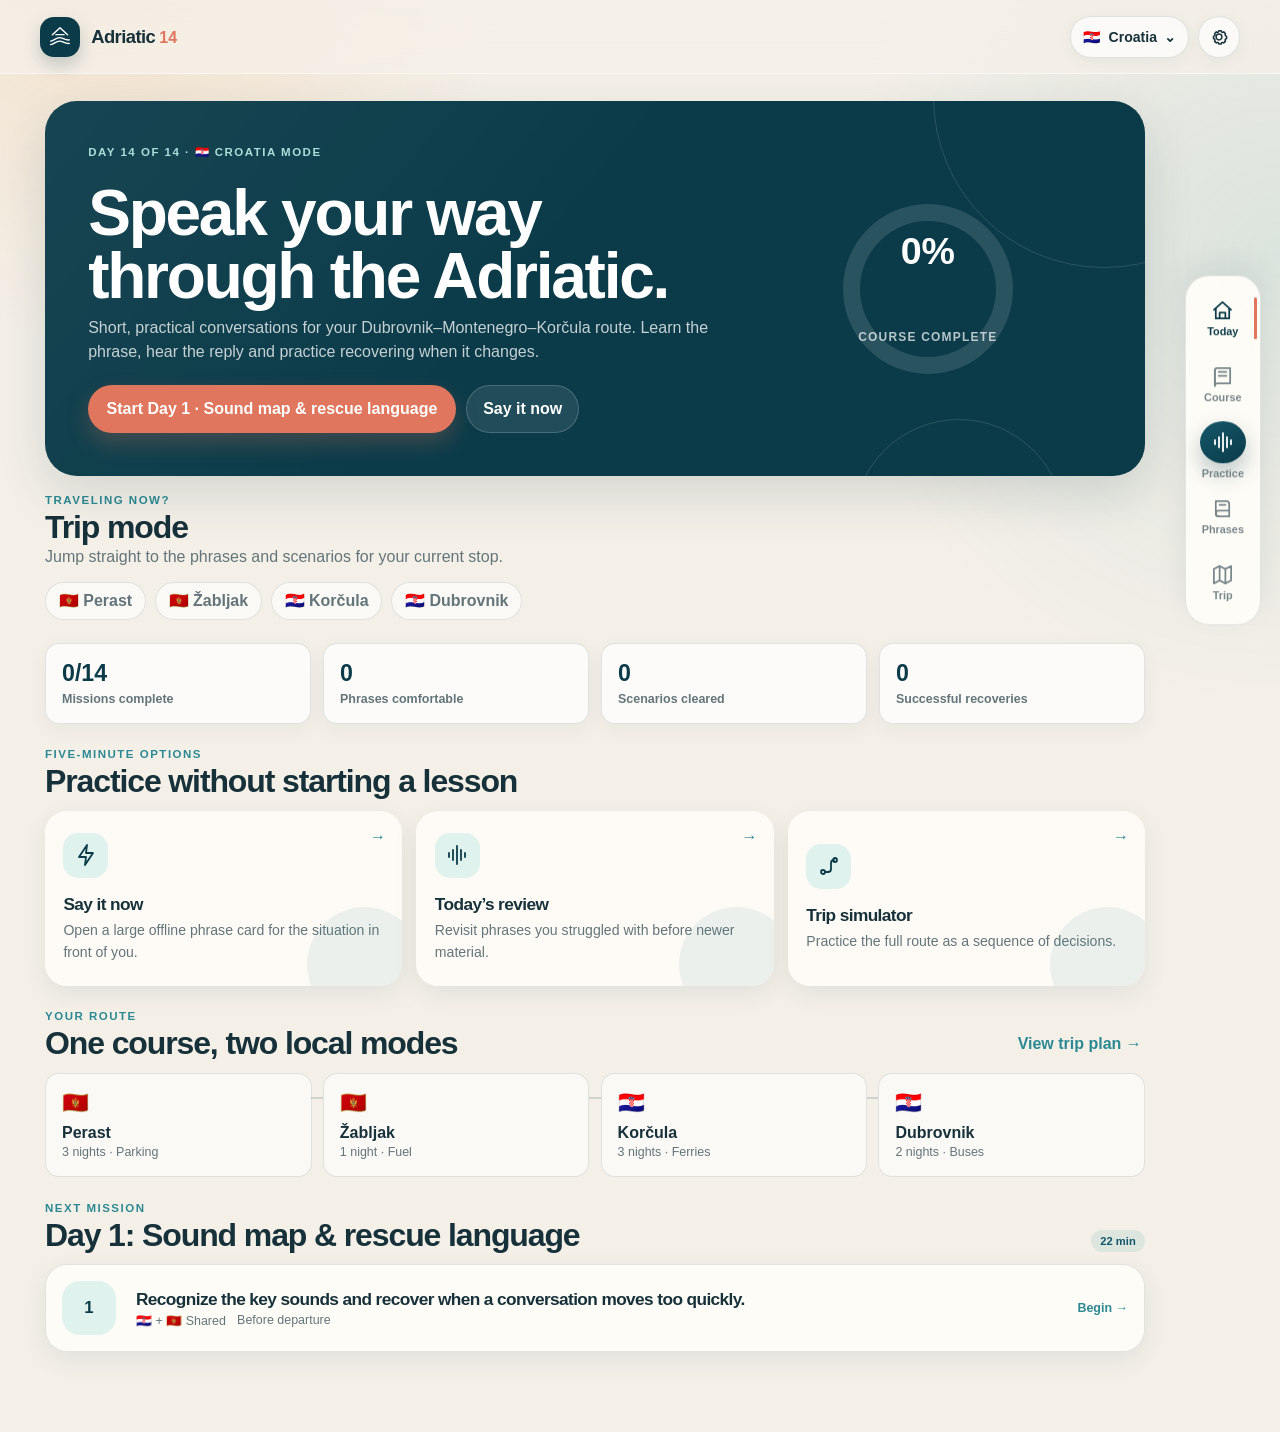
<file: index.html>
<!doctype html>
<html lang="en">
<head>
  <meta charset="utf-8" />
  <meta name="viewport" content="width=device-width, initial-scale=1, viewport-fit=cover" />
  <meta name="theme-color" content="#0b3b49" />
  <meta name="description" content="A 14-day conversational Croatian and Montenegrin travel language coach." />
  <meta name="apple-mobile-web-app-capable" content="yes" />
  <meta name="apple-mobile-web-app-status-bar-style" content="black-translucent" />
  <meta name="apple-mobile-web-app-title" content="Adriatic 14" />
  <link rel="manifest" href="manifest.webmanifest" />
  <link rel="icon" href="assets/icon-192.png" />
  <link rel="apple-touch-icon" href="assets/icon-192.png" />
  <link rel="stylesheet" href="styles.css" />
  <title>Adriatic 14</title>
</head>
<body>
  <a class="skip-link" href="#main-content">Skip to content</a>

  <div id="app-shell">
    <header class="topbar">
      <button class="brand" data-route="home" aria-label="Go to Today">
        <span class="brand-mark" aria-hidden="true">
          <svg viewBox="0 0 48 48" role="img"><path d="M8 31c6-1 9-6 15-6s9 5 17 4"/><path d="M8 37c6-1 9-6 15-6s9 5 17 4"/><path d="M11 20 24 8l13 12"/><path d="M17 20h14"/></svg>
        </span>
        <span><strong>Adriatic</strong><em>14</em></span>
      </button>
      <div class="topbar-actions">
        <button id="country-toggle" class="country-toggle" aria-label="Switch language mode">
          <span id="country-flag">🇭🇷</span>
          <span id="country-name">Croatia</span>
          <span aria-hidden="true">⌄</span>
        </button>
        <button id="settings-button" class="icon-button" aria-label="Open settings">
          <svg viewBox="0 0 24 24" aria-hidden="true"><path d="M12 15.5a3.5 3.5 0 1 0 0-7 3.5 3.5 0 0 0 0 7Z"/><path d="M19.4 15a1.7 1.7 0 0 0 .34 1.88l.06.06-2.12 2.12-.06-.06a1.7 1.7 0 0 0-1.88-.34 1.7 1.7 0 0 0-1.03 1.56V20.3h-3v-.08a1.7 1.7 0 0 0-1.03-1.56 1.7 1.7 0 0 0-1.88.34l-.06.06-2.12-2.12.06-.06A1.7 1.7 0 0 0 7.06 15a1.7 1.7 0 0 0-1.56-1.03H5.4v-3h.1a1.7 1.7 0 0 0 1.56-1.03 1.7 1.7 0 0 0-.34-1.88L6.66 8l2.12-2.12.06.06a1.7 1.7 0 0 0 1.88.34 1.7 1.7 0 0 0 1.03-1.56V4.6h3v.12a1.7 1.7 0 0 0 1.03 1.56 1.7 1.7 0 0 0 1.88-.34l.06-.06L19.84 8l-.06.06a1.7 1.7 0 0 0-.34 1.88 1.7 1.7 0 0 0 1.56 1.03h.1v3H21A1.7 1.7 0 0 0 19.4 15Z"/></svg>
        </button>
      </div>
    </header>

    <main id="main-content" tabindex="-1">
      <div id="view" aria-live="polite"></div>
    </main>

    <nav class="bottom-nav" aria-label="Primary navigation">
      <button data-route="home" class="nav-item active">
        <svg viewBox="0 0 24 24" aria-hidden="true"><path d="m3 11 9-8 9 8"/><path d="M5 10v10h14V10"/><path d="M9 20v-6h6v6"/></svg>
        <span>Today</span>
      </button>
      <button data-route="course" class="nav-item">
        <svg viewBox="0 0 24 24" aria-hidden="true"><path d="M4 5.5A2.5 2.5 0 0 1 6.5 3H20v16H6.5A2.5 2.5 0 0 0 4 21.5Z"/><path d="M4 5.5v16"/><path d="M8 7h8M8 11h8"/></svg>
        <span>Course</span>
      </button>
      <button data-route="practice" class="nav-item nav-practice">
        <span class="practice-orb">
          <svg viewBox="0 0 24 24" aria-hidden="true"><path d="M12 3v18M8 7v10M16 7v10M4 10v4M20 10v4"/></svg>
        </span>
        <span>Practice</span>
      </button>
      <button data-route="phrasebook" class="nav-item">
        <svg viewBox="0 0 24 24" aria-hidden="true"><path d="M5 4h11a3 3 0 0 1 3 3v13H8a3 3 0 0 1-3-3Z"/><path d="M8 20a3 3 0 0 1 0-6h11"/><path d="M9 8h6"/></svg>
        <span>Phrases</span>
      </button>
      <button data-route="trip" class="nav-item">
        <svg viewBox="0 0 24 24" aria-hidden="true"><path d="M9 18 3 21V6l6-3 6 3 6-3v15l-6 3Z"/><path d="M9 3v15M15 6v15"/></svg>
        <span>Trip</span>
      </button>
    </nav>
  </div>

  <div id="quick-say" class="sheet" aria-hidden="true">
    <div class="sheet-backdrop" data-close-sheet></div>
    <section class="sheet-panel" role="dialog" aria-modal="true" aria-labelledby="quick-say-title">
      <div class="sheet-handle" aria-hidden="true"></div>
      <div class="sheet-header">
        <div>
          <p class="eyebrow">Offline phrase card</p>
          <h2 id="quick-say-title">Say it now</h2>
        </div>
        <button class="icon-button" data-close-sheet aria-label="Close">✕</button>
      </div>
      <div id="quick-say-content"></div>
    </section>
  </div>

  <div id="settings-sheet" class="sheet" aria-hidden="true">
    <div class="sheet-backdrop" data-close-settings></div>
    <section class="sheet-panel" role="dialog" aria-modal="true" aria-labelledby="settings-title">
      <div class="sheet-handle" aria-hidden="true"></div>
      <div class="sheet-header">
        <div>
          <p class="eyebrow">Personalize your course</p>
          <h2 id="settings-title">Settings</h2>
        </div>
        <button class="icon-button" data-close-settings aria-label="Close">✕</button>
      </div>
      <form id="settings-form" class="settings-form">
        <label>First name<input id="setting-name" name="name" autocomplete="given-name" /></label>
        <label>Course start date<input id="setting-start-date" name="startDate" type="date" /></label>
        <label>Speech speed
          <select id="setting-speech-rate" name="speechRate">
            <option value="0.72">Learning</option>
            <option value="0.9">Natural</option>
            <option value="1.05">Street mode</option>
          </select>
        </label>
        <label class="toggle-row"><span><strong>Show pronunciation help</strong><small>Sound guide derived from the same local spelling used for audio</small></span><input id="setting-pronunciation" name="showPronunciation" type="checkbox" /></label>
        <p id="voice-status" class="settings-note" role="status">Audio: checking compatible voices…</p>
        <label class="toggle-row"><span><strong>Haptic feedback</strong><small>Use light vibration where supported</small></span><input id="setting-haptics" name="haptics" type="checkbox" /></label>
        <button class="primary-button" type="submit">Save settings</button>
        <button id="export-progress" class="secondary-button" type="button">Export progress</button>
        <button id="reset-progress" class="text-button danger" type="button">Reset all progress</button>
      </form>
    </section>
  </div>

  <div id="toast" class="toast" role="status" aria-live="polite"></div>

  <script src="content.js"></script>
  <script src="app.js"></script>
</body>
</html>
</file>
<file: styles.css>
:root {
  --ink: #17313a;
  --muted: #63757a;
  --deep: #0b3b49;
  --deep-2: #14576a;
  --sea: #2c8993;
  --foam: #dff2ee;
  --sand: #f4f0e8;
  --paper: #fffdf8;
  --sun: #efa75c;
  --coral: #df765d;
  --success: #327d67;
  --danger: #ad4c43;
  --line: rgba(23, 49, 58, 0.12);
  --shadow-sm: 0 8px 24px rgba(16, 48, 58, 0.08);
  --shadow-md: 0 18px 50px rgba(16, 48, 58, 0.14);
  --radius-sm: 14px;
  --radius-md: 22px;
  --radius-lg: 32px;
  --safe-bottom: env(safe-area-inset-bottom, 0px);
  color-scheme: light;
}

* { box-sizing: border-box; }

html {
  min-height: 100%;
  background: var(--sand);
  scroll-behavior: smooth;
}

body {
  min-height: 100%;
  margin: 0;
  color: var(--ink);
  background:
    radial-gradient(circle at 8% -5%, rgba(239, 167, 92, 0.22), transparent 26rem),
    radial-gradient(circle at 100% 18%, rgba(44, 137, 147, 0.12), transparent 28rem),
    var(--sand);
  font-family: Inter, ui-sans-serif, -apple-system, BlinkMacSystemFont, "Segoe UI", sans-serif;
  -webkit-font-smoothing: antialiased;
  text-rendering: optimizeLegibility;
}

button, input, select { font: inherit; }
button { color: inherit; }
button, [role="button"] { -webkit-tap-highlight-color: transparent; }
button:focus-visible, input:focus-visible, select:focus-visible, a:focus-visible {
  outline: 3px solid rgba(239, 167, 92, 0.75);
  outline-offset: 3px;
}

svg { display: block; }

.skip-link {
  position: fixed;
  top: -100px;
  left: 1rem;
  z-index: 1000;
  padding: .75rem 1rem;
  border-radius: .75rem;
  background: var(--deep);
  color: white;
  text-decoration: none;
}
.skip-link:focus { top: 1rem; }

#app-shell { min-height: 100vh; }

.topbar {
  position: sticky;
  top: 0;
  z-index: 30;
  display: flex;
  align-items: center;
  justify-content: space-between;
  min-height: 74px;
  padding: max(.85rem, env(safe-area-inset-top)) clamp(1rem, 4vw, 2.5rem) .75rem;
  border-bottom: 1px solid rgba(255,255,255,.48);
  background: rgba(244, 240, 232, 0.82);
  backdrop-filter: blur(18px) saturate(1.25);
}

.brand {
  display: inline-flex;
  align-items: center;
  gap: .7rem;
  padding: 0;
  border: 0;
  background: transparent;
  cursor: pointer;
}
.brand > span:last-child { display: flex; align-items: baseline; gap: .25rem; }
.brand strong { font-size: 1.15rem; letter-spacing: -.03em; }
.brand em {
  color: var(--coral);
  font-size: 1rem;
  font-style: normal;
  font-weight: 800;
}
.brand-mark {
  display: grid;
  place-items: center;
  width: 40px;
  height: 40px;
  border-radius: 14px;
  background: var(--deep);
  color: white;
  box-shadow: 0 8px 18px rgba(11,59,73,.22);
}
.brand-mark svg { width: 28px; height: 28px; fill: none; stroke: currentColor; stroke-width: 2.4; stroke-linecap: round; stroke-linejoin: round; }

.topbar-actions { display: flex; align-items: center; gap: .55rem; }
.country-toggle, .icon-button {
  border: 1px solid var(--line);
  background: rgba(255,255,255,.66);
  box-shadow: 0 4px 14px rgba(20,55,64,.06);
  cursor: pointer;
}
.country-toggle {
  display: inline-flex;
  align-items: center;
  gap: .45rem;
  min-height: 42px;
  padding: .55rem .75rem;
  border-radius: 999px;
  font-size: .88rem;
  font-weight: 700;
}
.icon-button {
  display: grid;
  place-items: center;
  width: 42px;
  height: 42px;
  padding: 0;
  border-radius: 50%;
}
.icon-button svg { width: 20px; height: 20px; fill: none; stroke: currentColor; stroke-width: 1.8; stroke-linecap: round; stroke-linejoin: round; }

main { padding-bottom: calc(102px + var(--safe-bottom)); }
#view { width: min(1180px, 100%); margin: 0 auto; padding: 1.2rem clamp(1rem, 4vw, 2.5rem) 3rem; }

.bottom-nav {
  position: fixed;
  z-index: 35;
  right: 0;
  bottom: 0;
  left: 0;
  display: grid;
  grid-template-columns: repeat(5, minmax(0, 1fr));
  align-items: end;
  height: calc(78px + var(--safe-bottom));
  padding: .3rem .45rem calc(.4rem + var(--safe-bottom));
  border-top: 1px solid rgba(23,49,58,.08);
  background: rgba(255,253,248,.93);
  box-shadow: 0 -12px 30px rgba(16,48,58,.08);
  backdrop-filter: blur(18px) saturate(1.3);
}
.nav-item {
  position: relative;
  display: flex;
  flex-direction: column;
  align-items: center;
  justify-content: end;
  gap: .22rem;
  min-width: 0;
  height: 58px;
  padding: .25rem .1rem;
  border: 0;
  background: transparent;
  color: #77868a;
  cursor: pointer;
  font-size: .68rem;
  font-weight: 700;
}
.nav-item svg { width: 23px; height: 23px; fill: none; stroke: currentColor; stroke-width: 1.8; stroke-linecap: round; stroke-linejoin: round; }
.nav-item.active { color: var(--deep); }
.nav-item.active::after {
  position: absolute;
  right: 26%;
  bottom: -3px;
  left: 26%;
  height: 3px;
  border-radius: 999px;
  background: var(--coral);
  content: "";
}
.nav-practice { justify-content: end; }
.practice-orb {
  display: grid;
  place-items: center;
  width: 52px;
  height: 52px;
  margin-top: -23px;
  border: 5px solid var(--paper);
  border-radius: 50%;
  background: linear-gradient(145deg, var(--deep-2), var(--deep));
  color: white;
  box-shadow: 0 10px 22px rgba(11,59,73,.28);
}
.practice-orb svg { width: 24px; height: 24px; }

h1, h2, h3, p { margin-top: 0; }
h1, h2, h3 { letter-spacing: -.035em; }
h1 { margin-bottom: .5rem; font-size: clamp(2rem, 7vw, 4rem); line-height: .98; }
h2 { margin-bottom: .6rem; font-size: clamp(1.45rem, 4vw, 2rem); line-height: 1.08; }
h3 { margin-bottom: .4rem; font-size: 1.08rem; }
p { line-height: 1.55; }

.eyebrow {
  margin-bottom: .35rem;
  color: var(--sea);
  font-size: .72rem;
  font-weight: 850;
  letter-spacing: .13em;
  text-transform: uppercase;
}
.muted { color: var(--muted); }
.microcopy { color: var(--muted); font-size: .82rem; line-height: 1.45; }
.kicker { color: var(--coral); font-weight: 800; }

.page-header {
  display: flex;
  align-items: end;
  justify-content: space-between;
  gap: 1rem;
  margin: .3rem 0 1.35rem;
}
.page-header p { max-width: 660px; margin-bottom: 0; color: var(--muted); }
.page-header-actions { display: flex; flex-wrap: wrap; gap: .65rem; }

.hero {
  position: relative;
  overflow: hidden;
  display: grid;
  grid-template-columns: minmax(0, 1.4fr) minmax(260px, .75fr);
  gap: 1rem;
  min-height: 290px;
  padding: clamp(1.35rem, 5vw, 2.7rem);
  border-radius: var(--radius-lg);
  background:
    linear-gradient(130deg, rgba(255,255,255,.05), transparent 45%),
    var(--deep);
  color: white;
  box-shadow: var(--shadow-md);
}
.hero::before, .hero::after {
  position: absolute;
  border: 1px solid rgba(255,255,255,.13);
  border-radius: 50%;
  content: "";
}
.hero::before { width: 340px; height: 340px; right: -130px; top: -175px; }
.hero::after { width: 210px; height: 210px; right: 80px; bottom: -155px; }
.hero-copy { position: relative; z-index: 2; align-self: center; }
.hero-copy .eyebrow { color: #a9ded8; }
.hero-copy h1 { max-width: 720px; }
.hero-copy p { max-width: 620px; margin-bottom: 1.25rem; color: rgba(255,255,255,.76); }
.hero-actions { display: flex; flex-wrap: wrap; gap: .65rem; }
.hero-progress {
  position: relative;
  z-index: 2;
  display: grid;
  place-items: center;
  align-self: center;
}
.progress-ring {
  position: relative;
  display: grid;
  place-items: center;
  width: 170px;
  height: 170px;
  border-radius: 50%;
  background: conic-gradient(var(--sun) var(--progress, 0%), rgba(255,255,255,.12) 0);
}
.progress-ring::before {
  position: absolute;
  width: 136px;
  height: 136px;
  border-radius: 50%;
  background: var(--deep);
  content: "";
}
.progress-ring strong, .progress-ring span { position: relative; z-index: 2; }
.progress-ring strong { font-size: 2.35rem; line-height: 1; }
.progress-ring span { color: rgba(255,255,255,.7); font-size: .75rem; font-weight: 700; text-transform: uppercase; letter-spacing: .1em; }

.primary-button, .secondary-button, .ghost-button, .text-button, .chip-button, .speak-button {
  border: 0;
  border-radius: 999px;
  cursor: pointer;
  font-weight: 800;
  transition: transform .16s ease, box-shadow .16s ease, background .16s ease;
}
.primary-button:active, .secondary-button:active, .ghost-button:active, .chip-button:active, .speak-button:active { transform: scale(.98); }
.primary-button {
  display: inline-flex;
  align-items: center;
  justify-content: center;
  gap: .45rem;
  min-height: 48px;
  padding: .8rem 1.15rem;
  background: var(--coral);
  color: white;
  box-shadow: 0 10px 22px rgba(223,118,93,.25);
}
.primary-button:hover { background: #d56b53; }
.primary-button svg, .secondary-button svg, .ghost-button svg, .text-button svg { width: 18px; height: 18px; fill: none; stroke: currentColor; stroke-width: 1.9; stroke-linecap: round; stroke-linejoin: round; }
.secondary-button {
  display: inline-flex;
  align-items: center;
  justify-content: center;
  gap: .45rem;
  min-height: 46px;
  padding: .75rem 1rem;
  border: 1px solid var(--line);
  background: white;
  color: var(--deep);
  box-shadow: var(--shadow-sm);
}
.hero .secondary-button { border-color: rgba(255,255,255,.18); background: rgba(255,255,255,.09); color: white; box-shadow: none; }
.ghost-button {
  display: inline-flex;
  align-items: center;
  justify-content: center;
  min-height: 42px;
  padding: .65rem .9rem;
  border: 1px solid var(--line);
  background: transparent;
}
.text-button { padding: .45rem .2rem; background: transparent; color: var(--sea); }
.text-button.danger { color: var(--danger); }
.speak-button {
  display: inline-grid;
  place-items: center;
  width: 42px;
  height: 42px;
  flex: 0 0 42px;
  background: var(--foam);
  color: var(--deep);
}
.speak-button svg { width: 20px; height: 20px; fill: none; stroke: currentColor; stroke-width: 1.9; stroke-linecap: round; stroke-linejoin: round; }
.speak-button.playing { animation: pulse 1.2s infinite; background: var(--deep); color: white; }
@keyframes pulse { 0%,100% { box-shadow: 0 0 0 0 rgba(44,137,147,.25); } 50% { box-shadow: 0 0 0 10px rgba(44,137,147,0); } }

.section { margin-top: 1.4rem; }
.section-heading {
  display: flex;
  align-items: end;
  justify-content: space-between;
  gap: .8rem;
  margin-bottom: .75rem;
}
.section-heading h2, .section-heading p { margin-bottom: 0; }

.stat-grid { display: grid; grid-template-columns: repeat(4, minmax(0,1fr)); gap: .75rem; }
.stat-card {
  padding: 1rem;
  border: 1px solid var(--line);
  border-radius: var(--radius-sm);
  background: rgba(255,255,255,.72);
  box-shadow: 0 6px 20px rgba(16,48,58,.05);
}
.stat-card strong { display: block; margin-bottom: .15rem; color: var(--deep); font-size: 1.45rem; }
.stat-card span { color: var(--muted); font-size: .78rem; font-weight: 700; }

.card-grid { display: grid; grid-template-columns: repeat(3, minmax(0,1fr)); gap: .9rem; }
.action-card, .lesson-card, .route-card, .practice-card, .phrase-card, .info-card {
  border: 1px solid var(--line);
  border-radius: var(--radius-md);
  background: rgba(255,253,248,.9);
  box-shadow: var(--shadow-sm);
}
.action-card {
  position: relative;
  overflow: hidden;
  min-height: 175px;
  padding: 1.15rem;
  border: 0;
  text-align: left;
  cursor: pointer;
}
.action-card::after {
  position: absolute;
  right: -20px;
  bottom: -36px;
  width: 115px;
  height: 115px;
  border-radius: 50%;
  background: rgba(44,137,147,.09);
  content: "";
}
.action-card-icon {
  display: grid;
  place-items: center;
  width: 45px;
  height: 45px;
  margin-bottom: 1rem;
  border-radius: 15px;
  background: var(--foam);
  color: var(--deep);
}
.action-card-icon svg { width: 24px; height: 24px; fill: none; stroke: currentColor; stroke-width: 1.8; stroke-linecap: round; stroke-linejoin: round; }
.action-card h3 { margin-bottom: .35rem; }
.action-card p { margin-bottom: 0; color: var(--muted); font-size: .88rem; }
.action-card .arrow { position: absolute; right: 1rem; top: 1.1rem; color: var(--sea); font-weight: 900; }

.route-strip {
  display: grid;
  grid-template-columns: repeat(4, minmax(0,1fr));
  gap: .7rem;
}
.route-stop {
  position: relative;
  padding: 1rem;
  border-radius: var(--radius-sm);
  background: rgba(255,255,255,.62);
  border: 1px solid var(--line);
}
.route-stop::before {
  position: absolute;
  top: 1.45rem;
  right: calc(100% + 1px);
  width: .72rem;
  height: 2px;
  background: rgba(23,49,58,.16);
  content: "";
}
.route-stop:first-child::before { display: none; }
.route-stop .flag { font-size: 1.35rem; }
.route-stop strong { display: block; margin-top: .55rem; }
.route-stop span { color: var(--muted); font-size: .78rem; }

.lesson-list { display: grid; gap: .75rem; }
.lesson-card {
  display: grid;
  grid-template-columns: 58px minmax(0,1fr) auto;
  align-items: center;
  gap: 1rem;
  padding: 1rem;
  cursor: pointer;
  transition: transform .16s ease, box-shadow .16s ease, border-color .16s ease;
}
.lesson-card:hover { transform: translateY(-2px); border-color: rgba(44,137,147,.3); box-shadow: var(--shadow-md); }
.lesson-number {
  display: grid;
  place-items: center;
  width: 54px;
  height: 54px;
  border-radius: 18px;
  background: var(--foam);
  color: var(--deep);
  font-size: 1.05rem;
  font-weight: 900;
}
.lesson-card.completed .lesson-number { background: var(--success); color: white; }
.lesson-card.locked { opacity: .62; }
.lesson-card h3 { margin-bottom: .18rem; }
.lesson-meta { display: flex; flex-wrap: wrap; gap: .35rem .7rem; color: var(--muted); font-size: .78rem; }
.lesson-status { min-width: 84px; text-align: right; color: var(--sea); font-size: .78rem; font-weight: 800; }

.tag, .country-badge, .level-badge {
  display: inline-flex;
  align-items: center;
  gap: .25rem;
  width: fit-content;
  padding: .32rem .58rem;
  border-radius: 999px;
  background: rgba(44,137,147,.11);
  color: var(--deep-2);
  font-size: .7rem;
  font-weight: 800;
}
.country-badge.montenegro { background: rgba(223,118,93,.12); color: #9e4b3b; }
.country-badge.shared { background: rgba(239,167,92,.18); color: #86581f; }

.lesson-hero {
  position: relative;
  overflow: hidden;
  padding: clamp(1.2rem, 4vw, 2rem);
  border-radius: var(--radius-lg);
  background: linear-gradient(135deg, var(--deep), #116173);
  color: white;
  box-shadow: var(--shadow-md);
}
.lesson-hero::after {
  position: absolute;
  right: -80px;
  bottom: -120px;
  width: 260px;
  height: 260px;
  border: 42px solid rgba(255,255,255,.06);
  border-radius: 50%;
  content: "";
}
.lesson-hero-content { position: relative; z-index: 2; max-width: 760px; }
.lesson-hero .eyebrow { color: #a9ded8; }
.lesson-hero p { color: rgba(255,255,255,.75); }
.lesson-progress-row { display: flex; align-items: center; gap: .75rem; margin-top: 1rem; }
.progress-track { overflow: hidden; flex: 1; height: 8px; border-radius: 999px; background: rgba(255,255,255,.14); }
.progress-fill { height: 100%; border-radius: inherit; background: var(--sun); transition: width .25s ease; }
.lesson-progress-row span { font-size: .75rem; font-weight: 800; }

.lesson-tabs {
  position: sticky;
  top: 73px;
  z-index: 20;
  display: flex;
  gap: .35rem;
  margin: 1rem 0;
  padding: .35rem;
  border: 1px solid var(--line);
  border-radius: 999px;
  background: rgba(255,253,248,.9);
  backdrop-filter: blur(12px);
  box-shadow: var(--shadow-sm);
}
.lesson-tab {
  flex: 1;
  min-height: 40px;
  padding: .55rem .6rem;
  border: 0;
  border-radius: 999px;
  background: transparent;
  color: var(--muted);
  cursor: pointer;
  font-size: .78rem;
  font-weight: 850;
}
.lesson-tab.active { background: var(--deep); color: white; }

.lesson-panel { display: none; }
.lesson-panel.active { display: block; animation: appear .2s ease; }
@keyframes appear { from { opacity: 0; transform: translateY(4px); } to { opacity: 1; transform: none; } }

.phrase-stack { display: grid; gap: .7rem; }
.phrase-card {
  display: grid;
  grid-template-columns: minmax(0,1fr) auto;
  gap: .8rem;
  padding: 1rem;
}
.phrase-card-main { min-width: 0; }
.phrase-local { margin-bottom: .2rem; color: var(--deep); font-size: 1.18rem; font-weight: 850; line-height: 1.3; }
.phrase-pronunciation { margin-bottom: .3rem; color: var(--coral); font-size: .76rem; font-weight: 700; }
.phrase-english { margin-bottom: .4rem; color: var(--muted); }
.phrase-note { margin: .55rem 0 0; padding-top: .55rem; border-top: 1px solid var(--line); color: var(--muted); font-size: .78rem; }
.phrase-actions { display: flex; align-items: start; gap: .35rem; }
.favorite-button {
  display: grid;
  place-items: center;
  width: 42px;
  height: 42px;
  border: 0;
  border-radius: 50%;
  background: transparent;
  color: #a0abad;
  cursor: pointer;
  font-size: 1.3rem;
}
.favorite-button.active { color: var(--coral); }

.dialogue-card {
  overflow: hidden;
  border: 1px solid var(--line);
  border-radius: var(--radius-md);
  background: white;
  box-shadow: var(--shadow-sm);
}
.dialogue-header { display: flex; align-items: center; justify-content: space-between; gap: .8rem; padding: 1rem; border-bottom: 1px solid var(--line); }
.dialogue-list { display: grid; gap: .7rem; padding: 1rem; }
.dialogue-turn { display: flex; align-items: end; gap: .55rem; }
.dialogue-turn.you { flex-direction: row-reverse; }
.avatar {
  display: grid;
  place-items: center;
  width: 34px;
  height: 34px;
  flex: 0 0 34px;
  border-radius: 50%;
  background: var(--foam);
  font-size: .9rem;
  font-weight: 900;
}
.dialogue-turn.you .avatar { background: rgba(239,167,92,.2); }
.bubble {
  max-width: min(80%, 620px);
  padding: .75rem .85rem;
  border-radius: 18px 18px 18px 5px;
  background: #f0f4f3;
}
.dialogue-turn.you .bubble { border-radius: 18px 18px 5px 18px; background: var(--deep); color: white; }
.bubble strong { display: block; margin-bottom: .2rem; }
.bubble span { display: block; color: var(--muted); font-size: .77rem; }
.dialogue-turn.you .bubble span { color: rgba(255,255,255,.65); }

.quiz-card, .speak-lab, .scenario-card {
  padding: clamp(1rem, 3vw, 1.4rem);
  border: 1px solid var(--line);
  border-radius: var(--radius-md);
  background: white;
  box-shadow: var(--shadow-sm);
}
.quiz-options { display: grid; gap: .55rem; margin-top: .9rem; }
.quiz-option {
  display: flex;
  align-items: center;
  gap: .65rem;
  width: 100%;
  min-height: 50px;
  padding: .7rem .8rem;
  border: 1px solid var(--line);
  border-radius: var(--radius-sm);
  background: var(--paper);
  cursor: pointer;
  text-align: left;
}
.quiz-option .letter {
  display: grid;
  place-items: center;
  width: 30px;
  height: 30px;
  flex: 0 0 30px;
  border-radius: 10px;
  background: var(--foam);
  color: var(--deep);
  font-weight: 900;
}
.quiz-option.correct { border-color: rgba(50,125,103,.45); background: rgba(50,125,103,.08); }
.quiz-option.incorrect { border-color: rgba(173,76,67,.35); background: rgba(173,76,67,.07); }
.quiz-feedback { min-height: 1.6rem; margin: .75rem 0 0; font-size: .85rem; font-weight: 700; }
.quiz-feedback.good { color: var(--success); }
.quiz-feedback.bad { color: var(--danger); }

.speak-lab { text-align: center; }
.speak-target {
  max-width: 680px;
  margin: .8rem auto 1rem;
  color: var(--deep);
  font-size: clamp(1.5rem, 5vw, 2.35rem);
  font-weight: 900;
  line-height: 1.2;
}
.mic-button {
  display: grid;
  place-items: center;
  width: 78px;
  height: 78px;
  margin: .8rem auto;
  border: 0;
  border-radius: 50%;
  background: var(--coral);
  color: white;
  box-shadow: 0 14px 30px rgba(223,118,93,.28);
  cursor: pointer;
}
.mic-button svg { width: 31px; height: 31px; fill: none; stroke: currentColor; stroke-width: 1.9; stroke-linecap: round; stroke-linejoin: round; }
.mic-button.listening { animation: micPulse 1.3s infinite; }
@keyframes micPulse { 0%,100% { box-shadow: 0 0 0 0 rgba(223,118,93,.38), 0 14px 30px rgba(223,118,93,.28); } 50% { box-shadow: 0 0 0 16px rgba(223,118,93,0), 0 14px 30px rgba(223,118,93,.28); } }
.speech-result { min-height: 3.6rem; margin-top: .8rem; padding: .75rem; border-radius: var(--radius-sm); background: #f5f7f5; }
.score-badge { display: inline-flex; align-items: center; gap: .35rem; padding: .35rem .55rem; border-radius: 999px; background: var(--foam); color: var(--deep); font-size: .76rem; font-weight: 850; }

.scenario-stage {
  min-height: 220px;
  padding: 1rem;
  border-radius: var(--radius-md);
  background: linear-gradient(145deg, #eff5f3, #f9f6ef);
}
.scenario-speaker { display: flex; align-items: center; gap: .7rem; margin-bottom: 1rem; }
.scenario-speaker .avatar { width: 46px; height: 46px; flex-basis: 46px; background: var(--deep); color: white; }
.scenario-line { margin-bottom: .4rem; font-size: 1.22rem; font-weight: 850; }
.scenario-translation { color: var(--muted); font-size: .85rem; }
.scenario-choices { display: grid; gap: .55rem; margin-top: 1rem; }
.scenario-choice { padding: .8rem; border: 1px solid var(--line); border-radius: var(--radius-sm); background: white; cursor: pointer; text-align: left; }
.scenario-choice strong { display: block; margin-bottom: .2rem; }
.scenario-choice span { color: var(--muted); font-size: .78rem; }

.practice-grid { display: grid; grid-template-columns: repeat(2, minmax(0,1fr)); gap: .85rem; }
.practice-card { min-height: 190px; padding: 1.1rem; cursor: pointer; }
.practice-card .action-card-icon { margin-bottom: .8rem; }
.practice-card p { color: var(--muted); font-size: .86rem; }
.practice-card-footer { display: flex; align-items: center; justify-content: space-between; gap: .8rem; margin-top: 1rem; }

.flashcard {
  position: relative;
  min-height: 330px;
  perspective: 1000px;
  cursor: pointer;
}
.flashcard-inner { position: absolute; inset: 0; transform-style: preserve-3d; transition: transform .5s ease; }
.flashcard.flipped .flashcard-inner { transform: rotateY(180deg); }
.flashcard-face {
  position: absolute;
  inset: 0;
  display: grid;
  place-items: center;
  padding: 1.4rem;
  border: 1px solid var(--line);
  border-radius: var(--radius-lg);
  background: white;
  box-shadow: var(--shadow-md);
  backface-visibility: hidden;
  text-align: center;
}
.flashcard-back { transform: rotateY(180deg); background: var(--deep); color: white; }
.flashcard-main { font-size: clamp(1.65rem, 7vw, 3rem); font-weight: 900; line-height: 1.15; }
.flashcard-hint { position: absolute; bottom: 1rem; color: var(--muted); font-size: .75rem; }
.flashcard-back .flashcard-hint { color: rgba(255,255,255,.6); }
.flash-controls { display: grid; grid-template-columns: repeat(3,1fr); gap: .55rem; margin-top: .8rem; }
.rating-button { min-height: 46px; border: 1px solid var(--line); border-radius: 999px; background: white; cursor: pointer; font-weight: 800; }
.rating-button.hard { color: var(--danger); }
.rating-button.good { color: var(--sea); }
.rating-button.easy { color: var(--success); }

.search-row { display: grid; grid-template-columns: minmax(0,1fr) auto; gap: .55rem; margin-bottom: .8rem; }
.search-input {
  width: 100%;
  min-height: 48px;
  padding: .75rem 1rem;
  border: 1px solid var(--line);
  border-radius: 999px;
  background: rgba(255,255,255,.85);
  color: var(--ink);
  box-shadow: var(--shadow-sm);
}
.filter-row { display: flex; gap: .45rem; overflow-x: auto; padding-bottom: .35rem; scrollbar-width: none; }
.filter-row::-webkit-scrollbar { display: none; }
.chip-button { flex: 0 0 auto; min-height: 38px; padding: .55rem .8rem; border: 1px solid var(--line); background: rgba(255,255,255,.62); color: var(--muted); }
.chip-button.active { border-color: var(--deep); background: var(--deep); color: white; }
.phrasebook-list { display: grid; gap: .6rem; margin-top: .8rem; }
.empty-state { padding: 2rem 1rem; border: 1px dashed rgba(23,49,58,.22); border-radius: var(--radius-md); text-align: center; color: var(--muted); }

.trip-map {
  position: relative;
  overflow: hidden;
  min-height: 330px;
  padding: 1.2rem;
  border-radius: var(--radius-lg);
  background:
    radial-gradient(circle at 80% 35%, rgba(255,255,255,.13) 0 2px, transparent 3px),
    linear-gradient(155deg, #0e5363, #0b3b49);
  color: white;
  box-shadow: var(--shadow-md);
}
.trip-map::before {
  position: absolute;
  inset: 0;
  opacity: .2;
  background-image: linear-gradient(rgba(255,255,255,.09) 1px, transparent 1px), linear-gradient(90deg, rgba(255,255,255,.09) 1px, transparent 1px);
  background-size: 34px 34px;
  content: "";
}
.route-line {
  position: absolute;
  top: 58px;
  bottom: 48px;
  left: 46px;
  width: 3px;
  border-radius: 999px;
  background: linear-gradient(var(--sun), var(--coral));
}
.trip-stops { position: relative; z-index: 2; display: grid; gap: 1.05rem; }
.trip-stop { display: grid; grid-template-columns: 54px minmax(0,1fr) auto; align-items: center; gap: .75rem; }
.trip-stop-dot { display: grid; place-items: center; width: 48px; height: 48px; border: 4px solid rgba(255,255,255,.16); border-radius: 50%; background: var(--paper); color: var(--deep); font-size: 1.15rem; }
.trip-stop h3 { margin-bottom: .15rem; }
.trip-stop p { margin-bottom: 0; color: rgba(255,255,255,.65); font-size: .78rem; }
.trip-stop .nights { color: #f7d8b4; font-size: .76rem; font-weight: 800; }

.info-grid { display: grid; grid-template-columns: repeat(2,minmax(0,1fr)); gap: .85rem; }
.info-card { padding: 1rem; }
.info-card ul { margin: .6rem 0 0; padding-left: 1.2rem; color: var(--muted); }
.info-card li { margin: .4rem 0; line-height: 1.45; }

.sheet {
  position: fixed;
  z-index: 100;
  inset: 0;
  display: none;
}
.sheet.open { display: block; }
.sheet-backdrop { position: absolute; inset: 0; background: rgba(9,33,40,.46); backdrop-filter: blur(4px); }
.sheet-panel {
  position: absolute;
  right: 0;
  bottom: 0;
  left: 0;
  max-height: min(88vh, 760px);
  overflow-y: auto;
  padding: .6rem clamp(1rem, 4vw, 1.5rem) calc(1.5rem + var(--safe-bottom));
  border-radius: 28px 28px 0 0;
  background: var(--paper);
  box-shadow: 0 -25px 70px rgba(11,59,73,.22);
  animation: sheetUp .25s ease;
}
@keyframes sheetUp { from { transform: translateY(20%); opacity: 0; } to { transform: none; opacity: 1; } }
.sheet-handle { width: 48px; height: 5px; margin: 0 auto 1rem; border-radius: 999px; background: rgba(23,49,58,.16); }
.sheet-header { display: flex; align-items: start; justify-content: space-between; gap: .8rem; margin-bottom: 1rem; }
.sheet-header h2 { margin-bottom: 0; }

.quick-category-grid { display: grid; grid-template-columns: repeat(3, minmax(0,1fr)); gap: .55rem; margin-bottom: .85rem; }
.quick-category { min-height: 68px; padding: .65rem; border: 1px solid var(--line); border-radius: var(--radius-sm); background: white; cursor: pointer; text-align: left; }
.quick-category.active { border-color: var(--deep); background: var(--foam); }
.quick-card {
  padding: 1.2rem;
  border-radius: var(--radius-md);
  background: var(--deep);
  color: white;
  text-align: center;
}
.quick-card .local { margin: .7rem 0 .35rem; font-size: clamp(1.45rem, 7vw, 2.6rem); font-weight: 900; line-height: 1.15; }
.quick-card .english { color: rgba(255,255,255,.68); }
.quick-card .primary-button { margin-top: .8rem; background: var(--sun); color: var(--deep); }
.quick-next { display: grid; grid-template-columns: repeat(2,1fr); gap: .55rem; margin-top: .6rem; }

.settings-form { display: grid; gap: .8rem; }
.settings-form > label:not(.toggle-row) { display: grid; gap: .35rem; color: var(--muted); font-size: .8rem; font-weight: 750; }
.settings-form input, .settings-form select { width: 100%; min-height: 48px; padding: .7rem .8rem; border: 1px solid var(--line); border-radius: var(--radius-sm); background: white; color: var(--ink); }
.toggle-row { display: flex; align-items: center; justify-content: space-between; gap: 1rem; padding: .8rem 0; border-bottom: 1px solid var(--line); }
.toggle-row span { display: grid; gap: .15rem; }
.toggle-row small { color: var(--muted); }
.toggle-row input { width: 22px; height: 22px; }

.toast {
  position: fixed;
  z-index: 150;
  right: 1rem;
  bottom: calc(92px + var(--safe-bottom));
  left: 1rem;
  max-width: 440px;
  margin: auto;
  padding: .8rem 1rem;
  border-radius: 999px;
  background: var(--ink);
  color: white;
  box-shadow: var(--shadow-md);
  opacity: 0;
  pointer-events: none;
  transform: translateY(12px);
  transition: opacity .2s ease, transform .2s ease;
  text-align: center;
  font-size: .85rem;
  font-weight: 750;
}
.toast.show { opacity: 1; transform: none; }

.install-banner {
  display: flex;
  align-items: center;
  justify-content: space-between;
  gap: .8rem;
  margin-bottom: .85rem;
  padding: .8rem 1rem;
  border: 1px solid rgba(44,137,147,.18);
  border-radius: var(--radius-sm);
  background: var(--foam);
}
.install-banner p { margin: 0; font-size: .82rem; }

.inline-alert { margin: .8rem 0; padding: .8rem; border-radius: var(--radius-sm); background: rgba(239,167,92,.16); color: #715022; font-size: .82rem; line-height: 1.45; }

@media (min-width: 920px) {
  #view { padding-top: 1.7rem; }
  .bottom-nav {
    top: 50%;
    right: 1.2rem;
    bottom: auto;
    left: auto;
    grid-template-columns: 1fr;
    width: 76px;
    height: auto;
    padding: .55rem;
    border: 1px solid var(--line);
    border-radius: 24px;
    transform: translateY(-50%);
  }
  .nav-item { height: 66px; justify-content: center; }
  .practice-orb { width: 46px; height: 46px; margin: 0; border-width: 0; }
  .nav-item.active::after { top: 18%; right: -6px; bottom: 18%; left: auto; width: 3px; height: auto; }
  main { padding-bottom: 2rem; padding-right: 90px; }
  .toast { bottom: 1.2rem; }
  .sheet-panel { top: 0; right: 0; bottom: 0; left: auto; width: min(460px, 95vw); max-height: none; border-radius: 28px 0 0 28px; padding-top: 1.2rem; animation: sheetLeft .25s ease; }
  @keyframes sheetLeft { from { transform: translateX(20%); opacity: 0; } to { transform: none; opacity: 1; } }
  .sheet-handle { display: none; }
}

@media (max-width: 820px) {
  .hero { grid-template-columns: 1fr; }
  .hero-progress { justify-self: start; }
  .progress-ring { width: 120px; height: 120px; }
  .progress-ring::before { width: 96px; height: 96px; }
  .progress-ring strong { font-size: 1.7rem; }
  .card-grid { grid-template-columns: 1fr; }
  .stat-grid { grid-template-columns: repeat(2, minmax(0,1fr)); }
  .route-strip { grid-template-columns: repeat(2,minmax(0,1fr)); }
  .route-stop:nth-child(3)::before { display: none; }
  .practice-grid, .info-grid { grid-template-columns: 1fr; }
}

@media (max-width: 560px) {
  .topbar { min-height: 66px; padding-left: .85rem; padding-right: .85rem; }
  .brand-mark { width: 37px; height: 37px; }
  .brand strong { font-size: 1.02rem; }
  #country-name { display: none; }
  #view { padding-top: .8rem; }
  .page-header { align-items: start; flex-direction: column; }
  .hero { min-height: 0; padding: 1.25rem; }
  .hero-copy h1 { font-size: 2.25rem; }
  .hero-progress { display: none; }
  .stat-grid { gap: .55rem; }
  .stat-card { padding: .8rem; }
  .route-strip { gap: .55rem; }
  .lesson-card { grid-template-columns: 48px minmax(0,1fr); gap: .7rem; padding: .8rem; }
  .lesson-number { width: 46px; height: 46px; border-radius: 15px; }
  .lesson-status { grid-column: 2; text-align: left; }
  .lesson-tabs { top: 65px; border-radius: 16px; }
  .lesson-tab { padding: .5rem .2rem; font-size: .7rem; }
  .phrase-card { padding: .85rem; }
  .phrase-actions { flex-direction: column; }
  .quick-category-grid { grid-template-columns: repeat(2,minmax(0,1fr)); }
  .trip-stop { grid-template-columns: 48px minmax(0,1fr); }
  .trip-stop .nights { grid-column: 2; }
  .bottom-nav { height: calc(74px + var(--safe-bottom)); }
  .nav-item { font-size: .63rem; }
  .practice-orb { width: 49px; height: 49px; }
}

@media (prefers-reduced-motion: reduce) {
  *, *::before, *::after { scroll-behavior: auto !important; animation-duration: .01ms !important; animation-iteration-count: 1 !important; transition-duration: .01ms !important; }
}

.settings-note { margin: -.25rem 0 .25rem; padding: .75rem .9rem; border-radius: 12px; background: rgba(44,137,147,.08); color: var(--muted); font-size: .84rem; line-height: 1.45; }

/* Microphone capability and permission diagnostics */
.mic-setup {
  max-width: 620px;
  margin: 1rem auto .7rem;
  padding: .8rem .9rem;
  display: flex;
  align-items: center;
  justify-content: space-between;
  gap: .8rem;
  border: 1px solid var(--line);
  border-radius: var(--radius-sm);
  background: #f5f7f5;
  text-align: left;
}
.mic-setup strong { display: block; margin-bottom: .15rem; color: var(--deep); }
.mic-setup p { margin: 0; color: var(--muted); font-size: .82rem; line-height: 1.4; }
.mic-setup.ready { border-color: rgba(50,125,103,.35); background: rgba(50,125,103,.07); }
.mic-setup.blocked { border-color: rgba(173,76,67,.32); background: rgba(173,76,67,.06); }
.mic-setup.needs-action { border-color: rgba(239,167,92,.45); background: rgba(239,167,92,.08); }
.mic-setup-action { flex: 0 0 auto; white-space: nowrap; }
@media (max-width: 520px) {
  .mic-setup { align-items: flex-start; flex-direction: column; }
}

/* v1.0.3 adaptive review + trip-mode shortcuts */
.trip-shortcut-strip { margin-top: 1rem; }
.trip-shortcut-buttons { display: flex; gap: .55rem; flex-wrap: wrap; }
.trip-shortcut { font-weight: 800; }
.trip-mode-panel { padding: 1rem; border: 1px solid var(--line); border-radius: var(--radius-md); background: rgba(255,255,255,.72); box-shadow: var(--shadow-sm); scroll-margin-top: 88px; }
.trip-phrase-grid { display: grid; grid-template-columns: repeat(2, minmax(0,1fr)); gap: .75rem; }
.trip-scenario-actions { display: flex; gap: .6rem; flex-wrap: wrap; margin-top: 1rem; }
@media (max-width: 720px) {
  .trip-phrase-grid { grid-template-columns: 1fr; }
  .trip-shortcut-buttons { display: grid; grid-template-columns: repeat(2, minmax(0,1fr)); }
  .trip-shortcut { width: 100%; }
}
</file>
